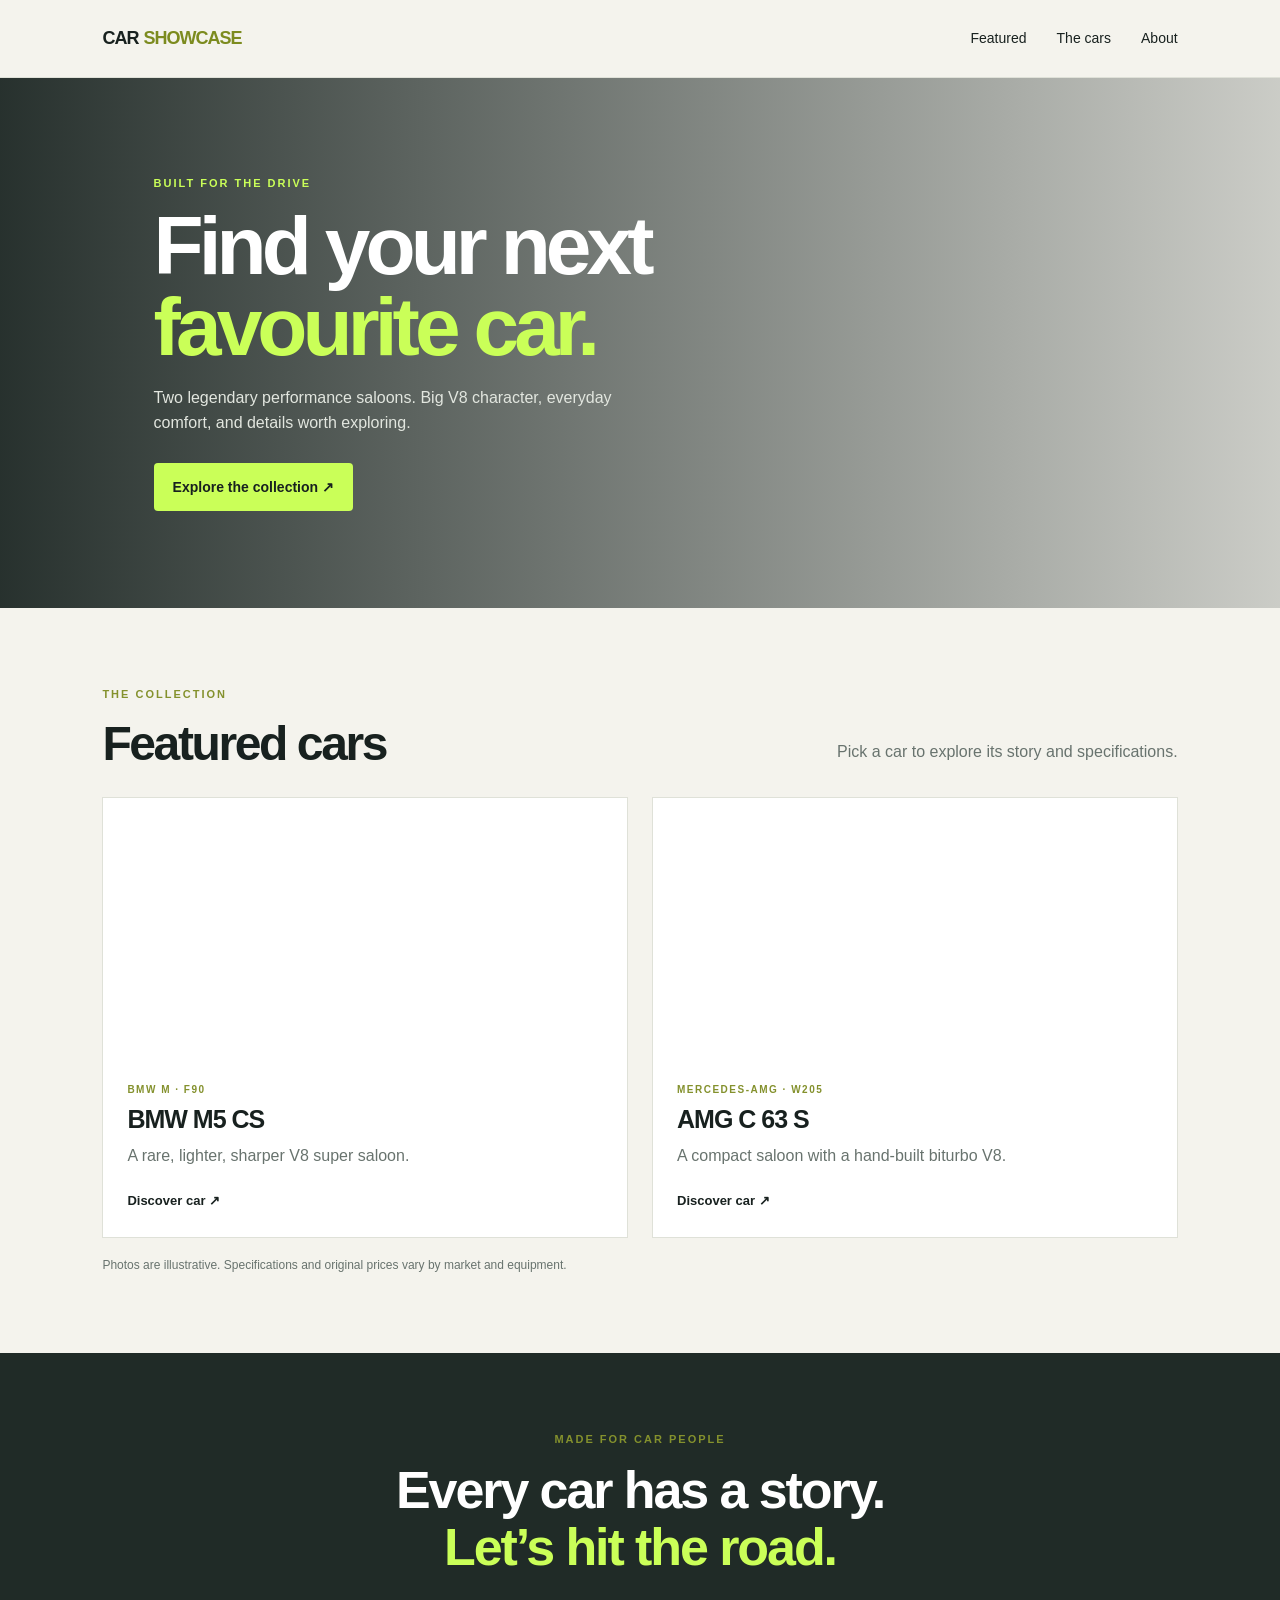
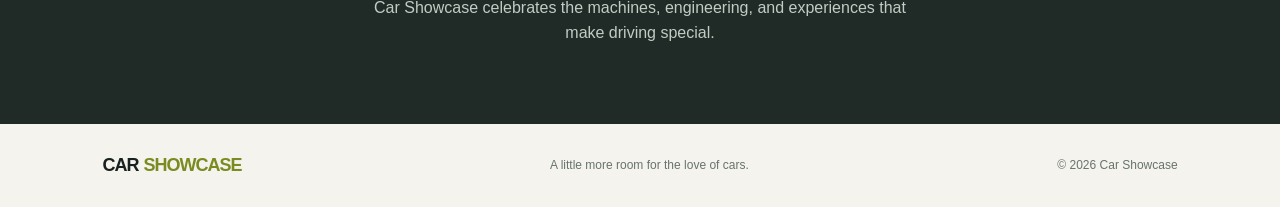
<file: index.html>
<!doctype html>
<html lang="en">
<head>
  <meta charset="utf-8">
  <meta name="viewport" content="width=device-width, initial-scale=1">
  <meta name="description" content="Explore enthusiast cars at Car Showcase.">
  <title>Car Showcase | Find your next favourite</title>
  <link rel="stylesheet" href="style.css">
</head>
<body>
  <header class="site-header">
    <a class="logo" href="index.html">CAR<span>SHOWCASE</span></a>
    <nav aria-label="Main navigation"><a href="#featured">Featured</a><a href="cars.html">The cars</a><a href="#about">About</a></nav>
  </header>
  <main>
    <section class="hero">
      <p class="eyebrow">BUILT FOR THE DRIVE</p>
      <h1>Find your next<br><span>favourite car.</span></h1>
      <p class="hero-copy">Two legendary performance saloons. Big V8 character, everyday comfort, and details worth exploring.</p>
      <a class="button" href="cars.html">Explore the collection <span aria-hidden="true">↗</span></a>
    </section>
    <section class="featured" id="featured">
      <div class="section-heading"><div><p class="eyebrow">THE COLLECTION</p><h2>Featured cars</h2></div><p>Pick a car to explore its story and specifications.</p></div>
      <div class="car-grid">
        <article class="car-card"><a class="car-image image-m5" href="m5-cs.html" aria-label="Explore the BMW M5 CS"></a><div class="car-details"><p class="car-type">BMW M · F90</p><h3>BMW M5 CS</h3><p>A rare, lighter, sharper V8 super saloon.</p><a href="m5-cs.html">Discover car <span aria-hidden="true">↗</span></a></div></article>
        <article class="car-card"><a class="car-image image-amg" href="c63-amg.html" aria-label="Explore the Mercedes-AMG C 63 S"></a><div class="car-details"><p class="car-type">MERCEDES-AMG · W205</p><h3>AMG C 63 S</h3><p>A compact saloon with a hand-built biturbo V8.</p><a href="c63-amg.html">Discover car <span aria-hidden="true">↗</span></a></div></article>
      </div>
      <p class="fine-print">Photos are illustrative. Specifications and original prices vary by market and equipment.</p>
    </section>
    <section class="about" id="about"><p class="eyebrow">MADE FOR CAR PEOPLE</p><h2>Every car has a story.<br><span>Let’s hit the road.</span></h2><p>Car Showcase celebrates the machines, engineering, and experiences that make driving special.</p></section>
  </main>
  <footer><a class="logo" href="index.html">CAR<span>SHOWCASE</span></a><p>A little more room for the love of cars.</p><p>© 2026 Car Showcase</p></footer>
</body>
</html>
</file>
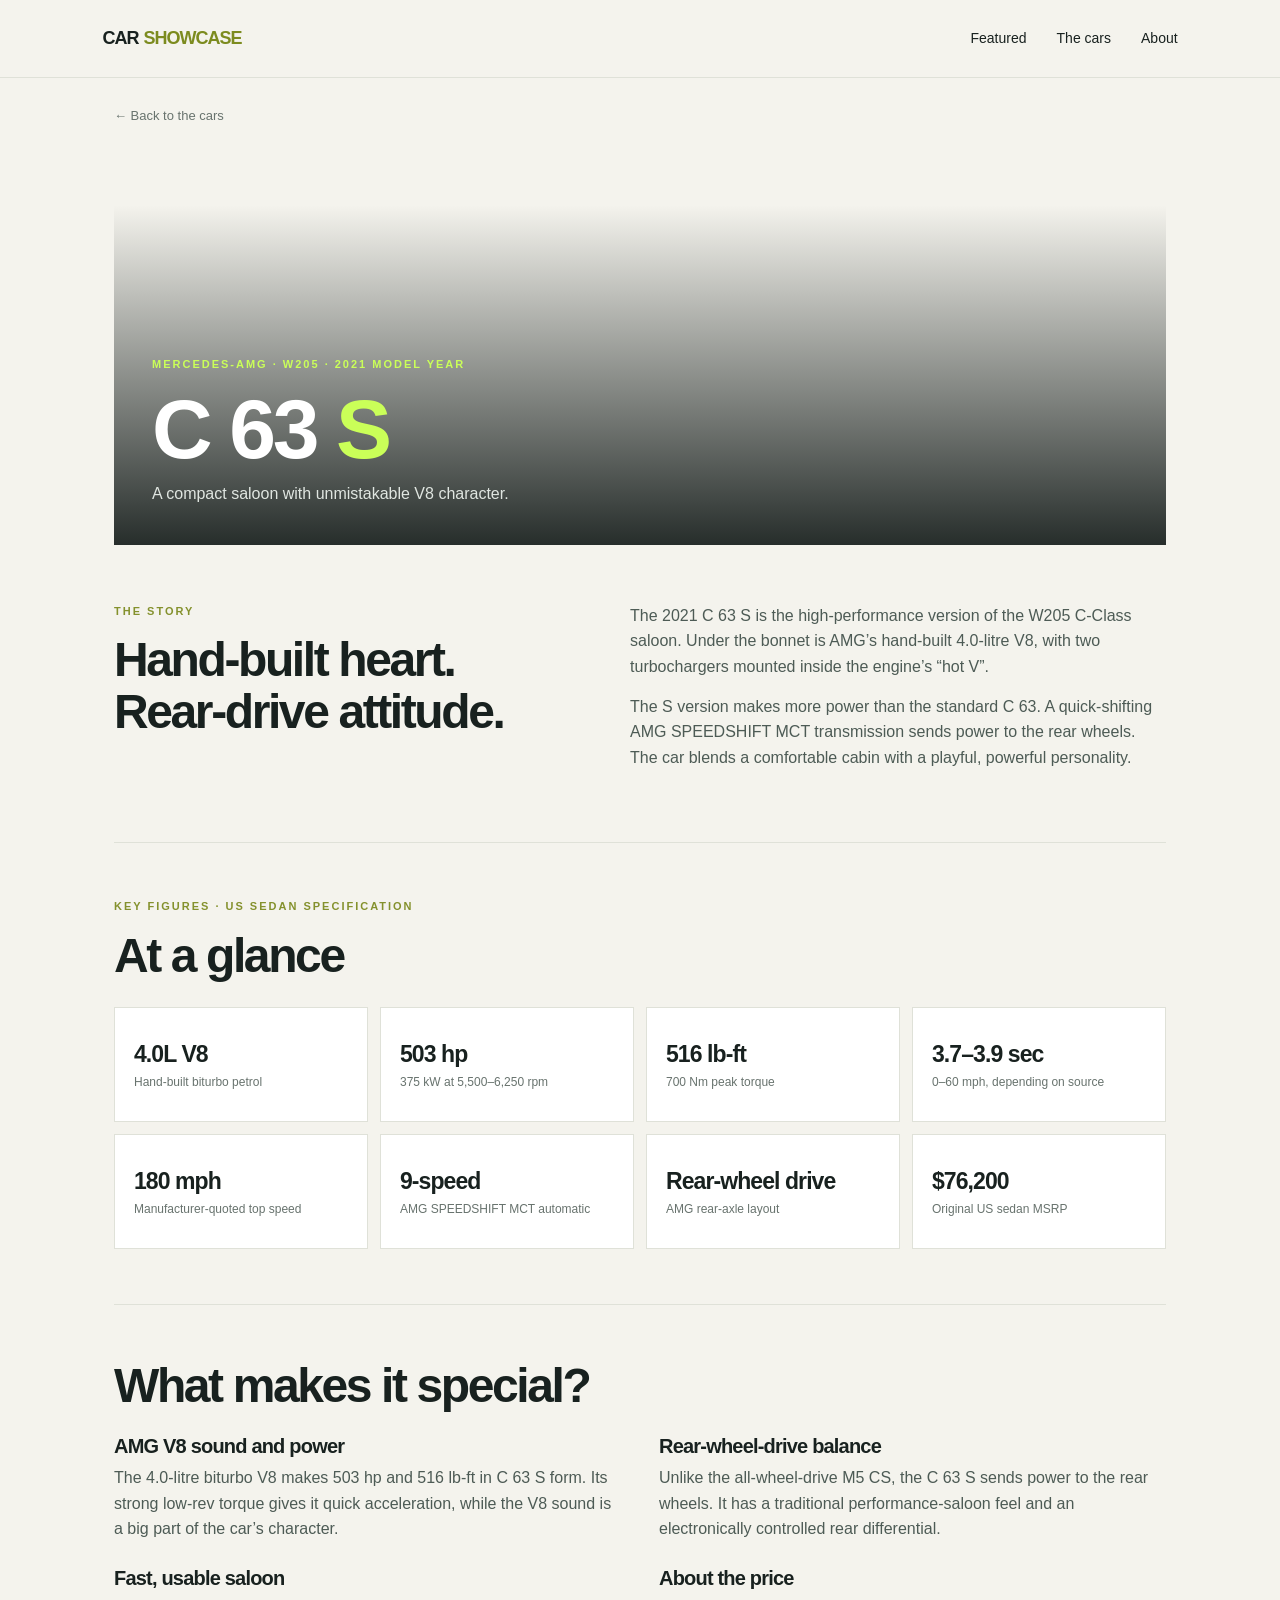
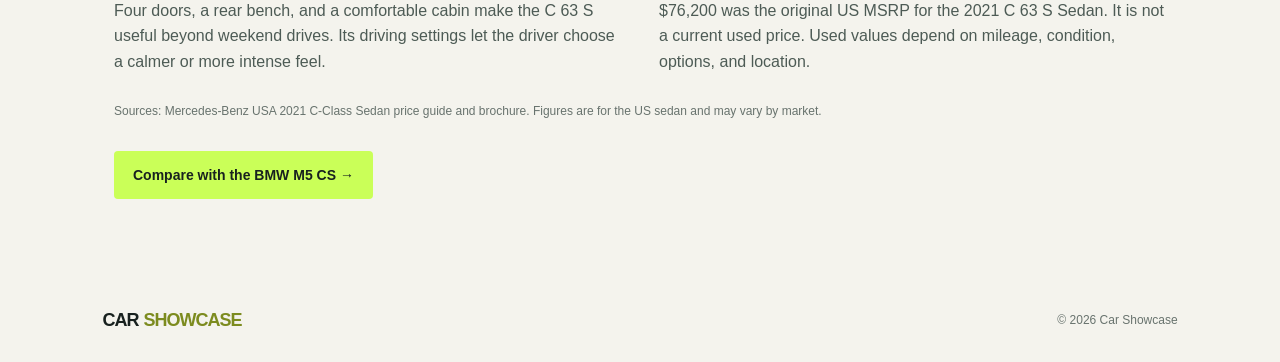
<file: c63-amg.html>
<!DOCTYPE html>
<html lang="en">
<head>
  <meta charset="UTF-8">
  <meta name="viewport" content="width=device-width, initial-scale=1.0">
  <meta name="description" content="Learn about the 2021 Mercedes-AMG C 63 S.">
  <title>2021 Mercedes-AMG C 63 S | Car Showcase</title>
  <link rel="stylesheet" href="style.css">
</head>
<body>
  <header class="site-header">
    <a class="logo" href="index.html">CAR<span>SHOWCASE</span></a>
    <nav>
      <a href="index.html#featured">Featured</a>
      <a href="cars.html">The cars</a>
      <a href="index.html#about">About</a>
    </nav>
  </header>

  <main class="detail-page">
    <a class="back-link" href="cars.html">← Back to the cars</a>

    <section class="detail-hero image-amg">
      <div class="detail-title">
        <p class="eyebrow">MERCEDES-AMG · W205 · 2021 MODEL YEAR</p>
        <h1>C 63 <span>S</span></h1>
        <p>A compact saloon with unmistakable V8 character.</p>
      </div>
    </section>

    <section class="detail-intro">
      <div>
        <p class="eyebrow">THE STORY</p>
        <h2>Hand-built heart.<br>Rear-drive attitude.</h2>
      </div>
      <div>
        <p>
          The 2021 C 63 S is the high-performance version of the W205
          C-Class saloon. Under the bonnet is AMG’s hand-built 4.0-litre
          V8, with two turbochargers mounted inside the engine’s “hot V”.
        </p>
        <p>
          The S version makes more power than the standard C 63. A quick-shifting
          AMG SPEEDSHIFT MCT transmission sends power to the rear wheels. The car
          blends a comfortable cabin with a playful, powerful personality.
        </p>
      </div>
    </section>

    <section class="spec-section">
      <p class="eyebrow">KEY FIGURES · US SEDAN SPECIFICATION</p>
      <h2>At a glance</h2>
      <div class="spec-grid">
        <div class="spec">
          <strong>4.0L V8</strong>
          <span>Hand-built biturbo petrol</span>
        </div>
        <div class="spec">
          <strong>503 hp</strong>
          <span>375 kW at 5,500–6,250 rpm</span>
        </div>
        <div class="spec">
          <strong>516 lb-ft</strong>
          <span>700 Nm peak torque</span>
        </div>
        <div class="spec">
          <strong>3.7–3.9 sec</strong>
          <span>0–60 mph, depending on source</span>
        </div>
        <div class="spec">
          <strong>180 mph</strong>
          <span>Manufacturer-quoted top speed</span>
        </div>
        <div class="spec">
          <strong>9-speed</strong>
          <span>AMG SPEEDSHIFT MCT automatic</span>
        </div>
        <div class="spec">
          <strong>Rear-wheel drive</strong>
          <span>AMG rear-axle layout</span>
        </div>
        <div class="spec">
          <strong>$76,200</strong>
          <span>Original US sedan MSRP</span>
        </div>
      </div>
    </section>

    <section class="detail-copy">
      <h2>What makes it special?</h2>
      <div class="copy-grid">
        <article>
          <h3>AMG V8 sound and power</h3>
          <p>
            The 4.0-litre biturbo V8 makes 503 hp and 516 lb-ft in C 63 S form.
            Its strong low-rev torque gives it quick acceleration, while the
            V8 sound is a big part of the car’s character.
          </p>
        </article>
        <article>
          <h3>Rear-wheel-drive balance</h3>
          <p>
            Unlike the all-wheel-drive M5 CS, the C 63 S sends power to the
            rear wheels. It has a traditional performance-saloon feel and an
            electronically controlled rear differential.
          </p>
        </article>
        <article>
          <h3>Fast, usable saloon</h3>
          <p>
            Four doors, a rear bench, and a comfortable cabin make the C 63 S
            useful beyond weekend drives. Its driving settings let the driver
            choose a calmer or more intense feel.
          </p>
        </article>
        <article>
          <h3>About the price</h3>
          <p>
            $76,200 was the original US MSRP for the 2021 C 63 S Sedan.
            It is not a current used price. Used values depend on mileage,
            condition, options, and location.
          </p>
        </article>
      </div>
    </section>

    <p class="source-note">
      Sources: Mercedes-Benz USA 2021 C-Class Sedan price guide and brochure.
      Figures are for the US sedan and may vary by market.
    </p>

    <a class="button" href="m5-cs.html">
      Compare with the BMW M5 CS →
    </a>
  </main>

  <footer>
    <a class="logo" href="index.html">CAR<span>SHOWCASE</span></a>
    <p>© 2026 Car Showcase</p>
  </footer>
</body>
</html>
</file>
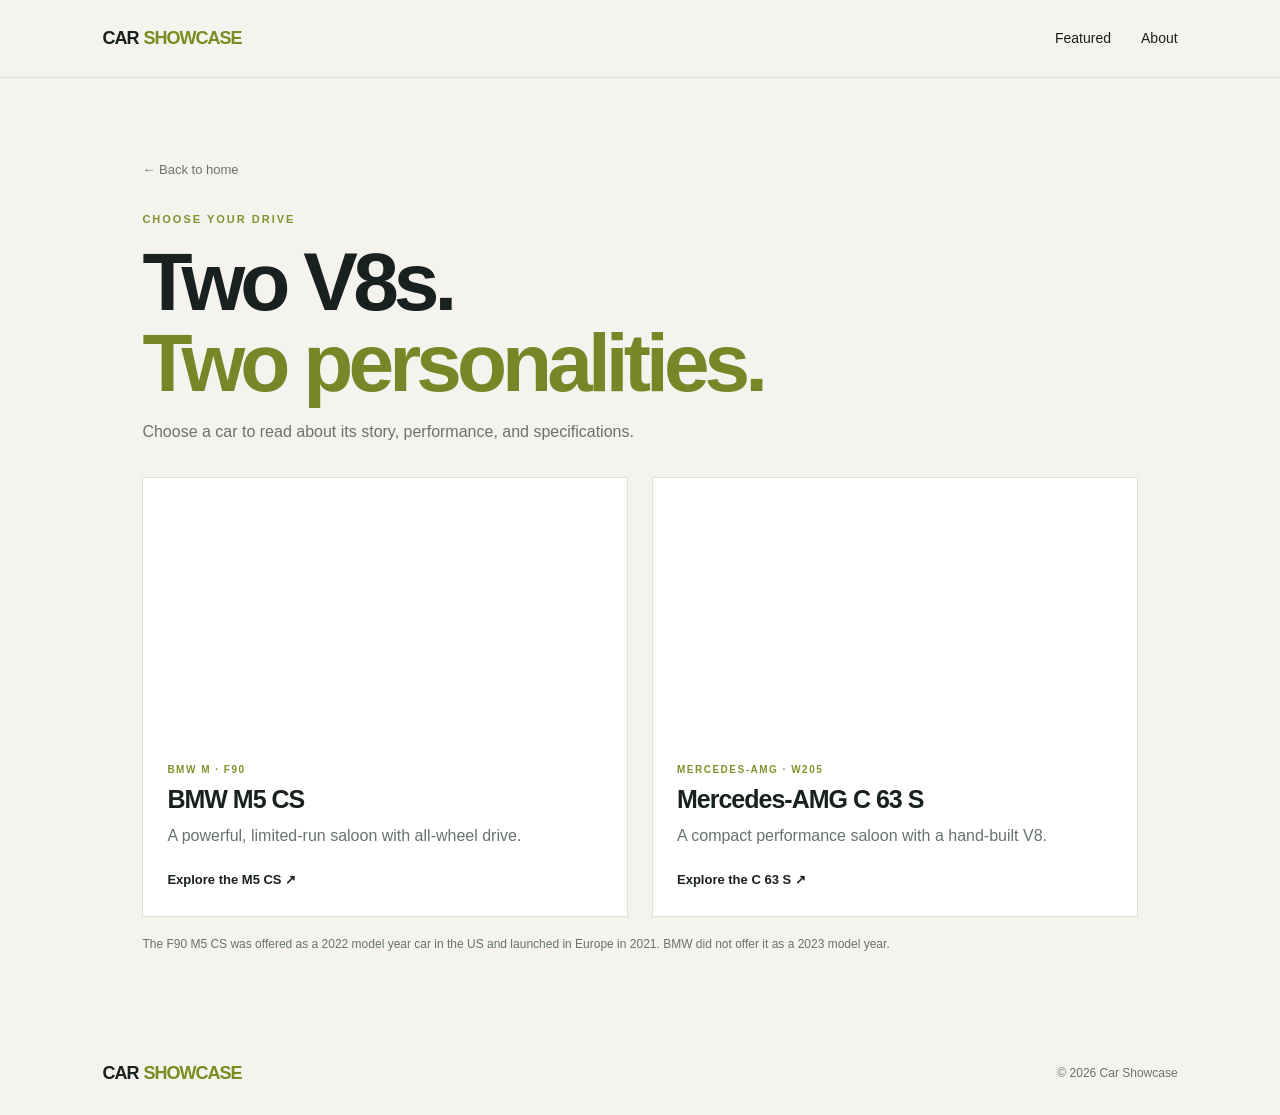
<file: cars.html>
<!DOCTYPE html>
<html lang="en">
<head>
  <meta charset="UTF-8">
  <meta name="viewport" content="width=device-width, initial-scale=1.0">
  <title>Choose a Car | Car Showcase</title>
  <link rel="stylesheet" href="style.css">
</head>
<body>
  <header class="site-header">
    <a class="logo" href="index.html">CAR<span>SHOWCASE</span></a>
    <nav>
      <a href="index.html#featured">Featured</a>
      <a href="index.html#about">About</a>
    </nav>
  </header>

  <main class="listing-page">
    <a class="back-link" href="index.html">← Back to home</a>
    <p class="eyebrow">CHOOSE YOUR DRIVE</p>
    <h1 class="page-title">Two V8s.<br><span>Two personalities.</span></h1>
    <p class="lead">
      Choose a car to read about its story, performance, and specifications.
    </p>

    <div class="car-grid">
      <article class="car-card">
        <a
          class="car-image image-m5"
          href="m5-cs.html"
          aria-label="Read about the BMW M5 CS">
        </a>
        <div class="car-details">
          <p class="car-type">BMW M · F90</p>
          <h2>BMW M5 CS</h2>
          <p>A powerful, limited-run saloon with all-wheel drive.</p>
          <a href="m5-cs.html">Explore the M5 CS <span>↗</span></a>
        </div>
      </article>

      <article class="car-card">
        <a
          class="car-image image-amg"
          href="c63-amg.html"
          aria-label="Read about the Mercedes-AMG C 63 S">
        </a>
        <div class="car-details">
          <p class="car-type">MERCEDES-AMG · W205</p>
          <h2>Mercedes-AMG C 63 S</h2>
          <p>A compact performance saloon with a hand-built V8.</p>
          <a href="c63-amg.html">Explore the C 63 S <span>↗</span></a>
        </div>
      </article>
    </div>

    <p class="fine-print">
      The F90 M5 CS was offered as a 2022 model year car in the US and launched
      in Europe in 2021. BMW did not offer it as a 2023 model year.
    </p>
  </main>

  <footer>
    <a class="logo" href="index.html">CAR<span>SHOWCASE</span></a>
    <p>© 2026 Car Showcase</p>
  </footer>
</body>
</html>
</file>
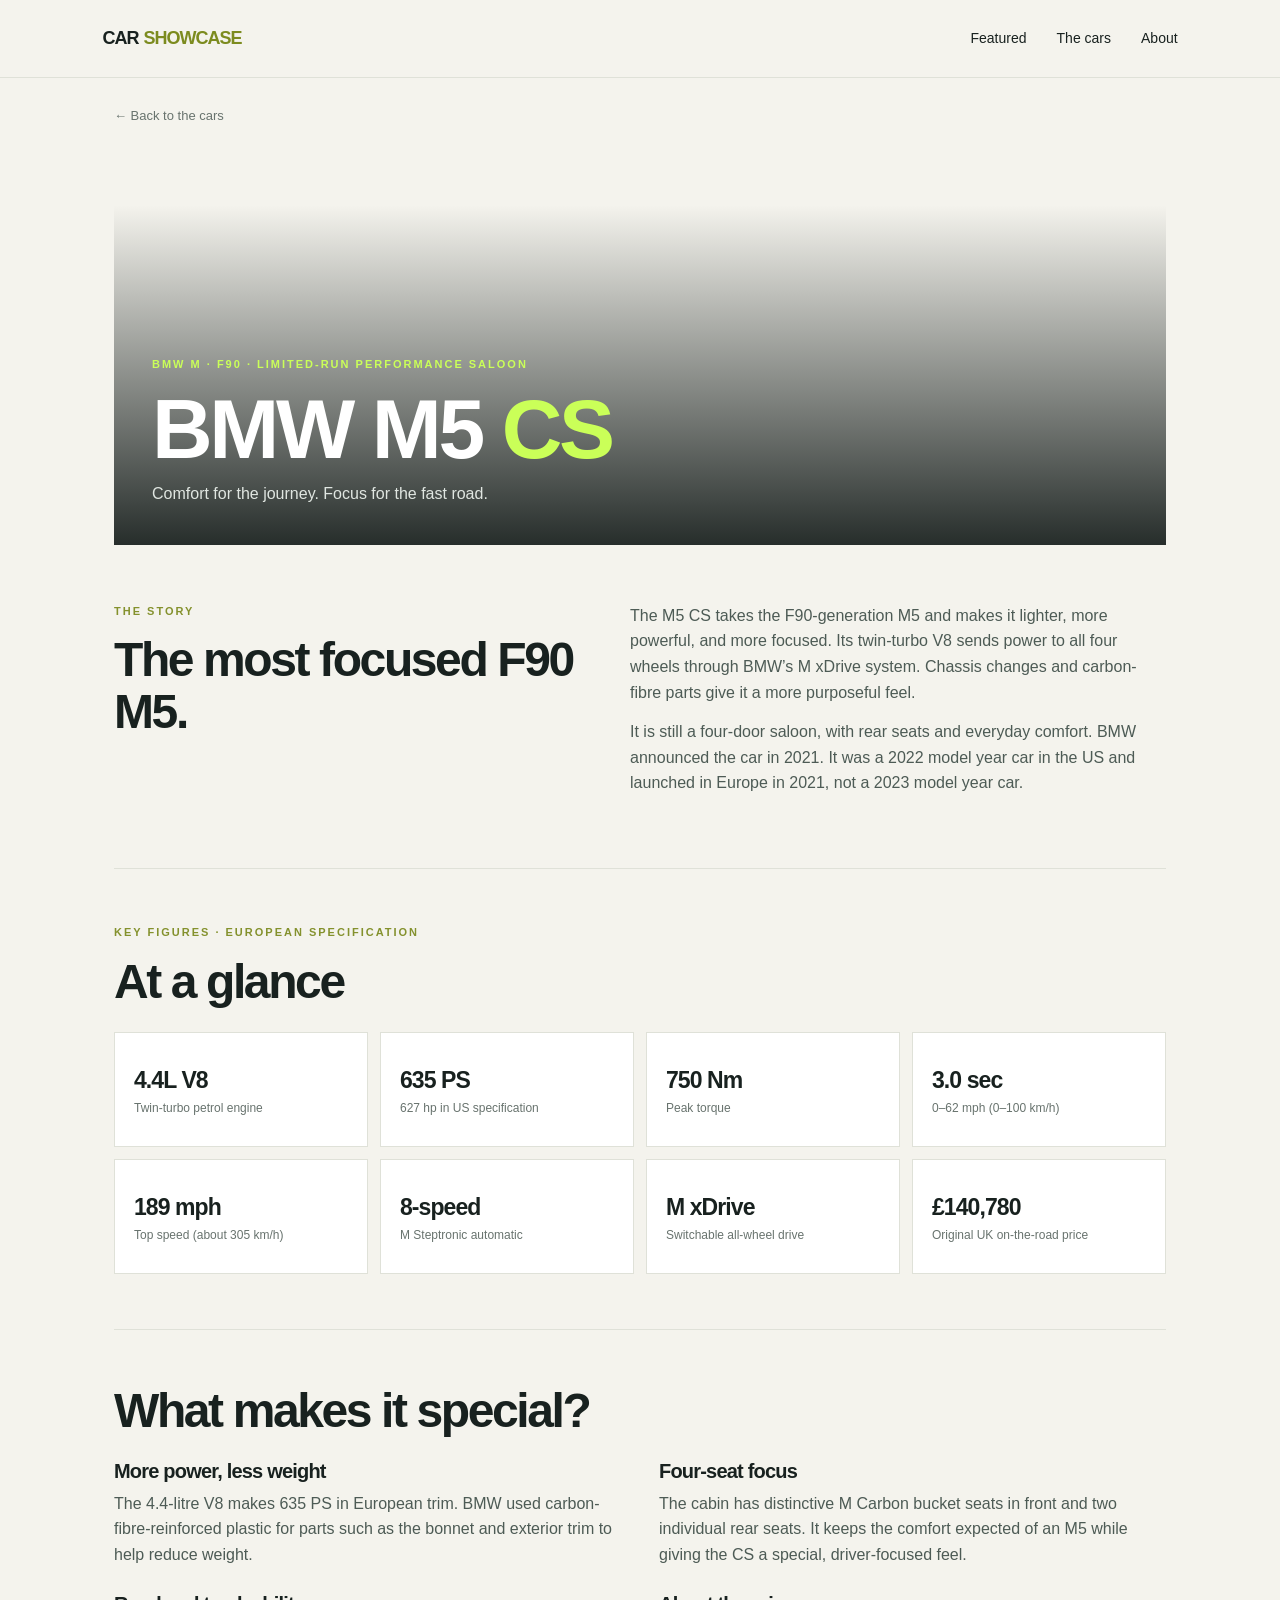
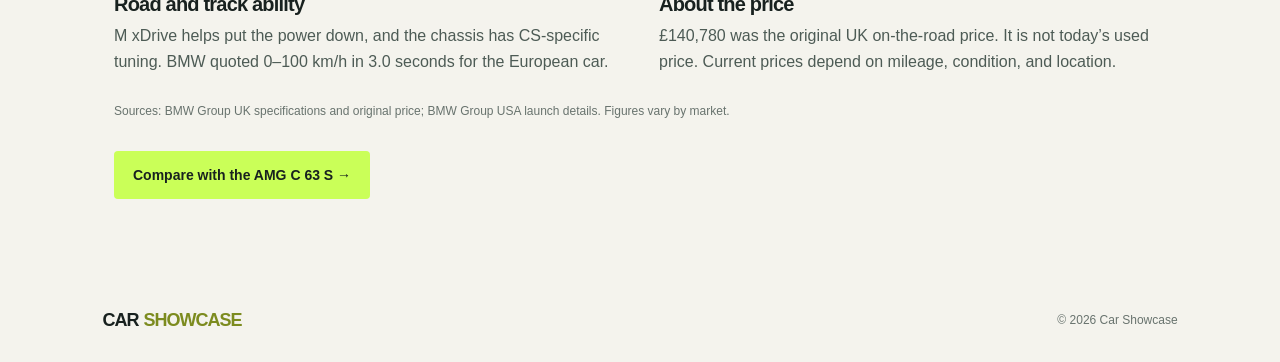
<file: m5-cs.html>
<!DOCTYPE html>
<html lang="en">
<head>
  <meta charset="UTF-8">
  <meta name="viewport" content="width=device-width, initial-scale=1.0">
  <meta name="description" content="Learn about the BMW M5 CS F90.">
  <title>BMW M5 CS | Car Showcase</title>
  <link rel="stylesheet" href="style.css">
</head>
<body>
  <header class="site-header">
    <a class="logo" href="index.html">CAR<span>SHOWCASE</span></a>
    <nav>
      <a href="index.html#featured">Featured</a>
      <a href="cars.html">The cars</a>
      <a href="index.html#about">About</a>
    </nav>
  </header>

  <main class="detail-page">
    <a class="back-link" href="cars.html">← Back to the cars</a>

    <section class="detail-hero image-m5">
      <div class="detail-title">
        <p class="eyebrow">BMW M · F90 · LIMITED-RUN PERFORMANCE SALOON</p>
        <h1>BMW M5 <span>CS</span></h1>
        <p>Comfort for the journey. Focus for the fast road.</p>
      </div>
    </section>

    <section class="detail-intro">
      <div>
        <p class="eyebrow">THE STORY</p>
        <h2>The most focused F90 M5.</h2>
      </div>
      <div>
        <p>
          The M5 CS takes the F90-generation M5 and makes it lighter,
          more powerful, and more focused. Its twin-turbo V8 sends power
          to all four wheels through BMW’s M xDrive system. Chassis changes
          and carbon-fibre parts give it a more purposeful feel.
        </p>
        <p>
          It is still a four-door saloon, with rear seats and everyday comfort.
          BMW announced the car in 2021. It was a 2022 model year car in the
          US and launched in Europe in 2021, not a 2023 model year car.
        </p>
      </div>
    </section>

    <section class="spec-section">
      <p class="eyebrow">KEY FIGURES · EUROPEAN SPECIFICATION</p>
      <h2>At a glance</h2>
      <div class="spec-grid">
        <div class="spec">
          <strong>4.4L V8</strong>
          <span>Twin-turbo petrol engine</span>
        </div>
        <div class="spec">
          <strong>635 PS</strong>
          <span>627 hp in US specification</span>
        </div>
        <div class="spec">
          <strong>750 Nm</strong>
          <span>Peak torque</span>
        </div>
        <div class="spec">
          <strong>3.0 sec</strong>
          <span>0–62 mph (0–100 km/h)</span>
        </div>
        <div class="spec">
          <strong>189 mph</strong>
          <span>Top speed (about 305 km/h)</span>
        </div>
        <div class="spec">
          <strong>8-speed</strong>
          <span>M Steptronic automatic</span>
        </div>
        <div class="spec">
          <strong>M xDrive</strong>
          <span>Switchable all-wheel drive</span>
        </div>
        <div class="spec">
          <strong>£140,780</strong>
          <span>Original UK on-the-road price</span>
        </div>
      </div>
    </section>

    <section class="detail-copy">
      <h2>What makes it special?</h2>
      <div class="copy-grid">
        <article>
          <h3>More power, less weight</h3>
          <p>
            The 4.4-litre V8 makes 635 PS in European trim. BMW used
            carbon-fibre-reinforced plastic for parts such as the bonnet
            and exterior trim to help reduce weight.
          </p>
        </article>
        <article>
          <h3>Four-seat focus</h3>
          <p>
            The cabin has distinctive M Carbon bucket seats in front and
            two individual rear seats. It keeps the comfort expected of an
            M5 while giving the CS a special, driver-focused feel.
          </p>
        </article>
        <article>
          <h3>Road and track ability</h3>
          <p>
            M xDrive helps put the power down, and the chassis has CS-specific
            tuning. BMW quoted 0–100 km/h in 3.0 seconds for the European car.
          </p>
        </article>
        <article>
          <h3>About the price</h3>
          <p>
            £140,780 was the original UK on-the-road price. It is not today’s
            used price. Current prices depend on mileage, condition, and location.
          </p>
        </article>
      </div>
    </section>

    <p class="source-note">
      Sources: BMW Group UK specifications and original price;
      BMW Group USA launch details. Figures vary by market.
    </p>

    <a class="button" href="c63-amg.html">
      Compare with the AMG C 63 S →
    </a>
  </main>

  <footer>
    <a class="logo" href="index.html">CAR<span>SHOWCASE</span></a>
    <p>© 2026 Car Showcase</p>
  </footer>
</body>
</html>
</file>
<file: style.css>
:root {
  --ink: #18211f;
  --muted: #68736e;
  --paper: #f4f3ed;
  --green: #caff58;
  --line: #dfe1d8;
  --dark: #202b27;
}

* {
  box-sizing: border-box;
}

html {
  scroll-behavior: smooth;
}

body {
  margin: 0;
  color: var(--ink);
  background: var(--paper);
  font-family: Arial, sans-serif;
  line-height: 1.6;
}

h1,
h2,
h3 {
  font-family: Arial, sans-serif;
  line-height: 1.08;
  letter-spacing: -0.04em;
}

a {
  color: inherit;
}

.site-header {
  min-height: 78px;
  padding: 0 8%;
  display: flex;
  align-items: center;
  justify-content: space-between;
  border-bottom: 1px solid var(--line);
}

.logo {
  color: var(--ink);
  font-family: Arial, sans-serif;
  font-size: 18px;
  font-weight: 700;
  letter-spacing: -1px;
  text-decoration: none;
}

.logo span {
  margin-left: 5px;
  color: #7c8b1f;
}

nav {
  display: flex;
  gap: 30px;
}

nav a {
  font-size: 14px;
  text-decoration: none;
}

nav a:hover,
.car-details a:hover,
.back-link:hover {
  color: #718323;
}

.hero {
  min-height: 530px;
  padding: 85px 12%;
  display: flex;
  flex-direction: column;
  align-items: flex-start;
  justify-content: center;
  color: white;
  background-image:
    linear-gradient(
      90deg,
      rgba(17, 28, 25, 0.9),
      rgba(17, 28, 25, 0.18)
    ),
    url(
      "https://images.unsplash.com/photo-1503376780353-7e6692767b70?auto=format&w=1200"
    );
  background-position: center;
  background-size: cover;
}

.eyebrow {
  margin: 0 0 14px;
  color: #84912d;
  font-size: 11px;
  font-weight: 700;
  letter-spacing: 2px;
}

.hero .eyebrow,
.detail-title .eyebrow {
  color: var(--green);
}

.hero h1,
.page-title {
  margin: 0 0 18px;
  font-size: clamp(48px, 7vw, 82px);
  line-height: 0.98;
  letter-spacing: -0.06em;
}

.hero h1 span,
.about h2 span,
.detail-title h1 span {
  color: var(--green);
}

.hero-copy {
  max-width: 500px;
  margin: 0 0 27px;
  color: #e2e6df;
}

.button {
  display: inline-block;
  padding: 13px 19px;
  border-radius: 4px;
  color: var(--ink);
  background: var(--green);
  font-size: 14px;
  font-weight: 700;
  text-decoration: none;
}

.button:hover {
  background: white;
}

.featured,
.listing-page {
  padding: 78px 8%;
}

.section-heading {
  margin-bottom: 28px;
  display: flex;
  align-items: flex-end;
  justify-content: space-between;
  gap: 20px;
}

.section-heading h2,
.detail-intro h2,
.spec-section h2,
.detail-copy h2 {
  margin: 0;
  font-size: clamp(34px, 5vw, 48px);
  letter-spacing: -0.05em;
}

.section-heading > p {
  margin: 0 0 5px;
  color: var(--muted);
}

.car-grid {
  display: grid;
  grid-template-columns: repeat(2, minmax(0, 1fr));
  gap: 24px;
}

.car-card {
  overflow: hidden;
  border: 1px solid var(--line);
  background: white;
}

.car-image {
  display: block;
  height: 260px;
  background-position: center;
  background-size: cover;
}

.image-m5 {
  background-image:
    url(
      "https://images.unsplash.com/photo-1555215695-3004980ad54e?auto=format&w=1000"
    );
}

.image-amg {
  background-image:
    url(
      "https://images.unsplash.com/photo-1618843479313-40f8afb4b4d8?auto=format&w=1000"
    );
}

.car-details {
  padding: 24px;
}

.car-type {
  margin: 0 0 8px;
  color: #84912d;
  font-size: 10px;
  font-weight: 700;
  letter-spacing: 1.5px;
}

.car-details h2,
.car-details h3 {
  margin: 0 0 10px;
  font-size: 25px;
}

.car-details > p:not(.car-type) {
  margin: 0 0 18px;
  color: var(--muted);
}

.car-details > a:not(.car-image) {
  font-size: 13px;
  font-weight: 700;
  text-decoration: none;
}

.fine-print,
.source-note {
  margin: 18px 0 0;
  color: var(--muted);
  font-size: 12px;
}

.about {
  padding: 78px 12%;
  color: white;
  background: var(--dark);
  text-align: center;
}

.about h2 {
  margin: 0;
  font-size: clamp(34px, 5vw, 52px);
}

.about > p:last-child {
  max-width: 540px;
  margin: 20px auto 0;
  color: #c2cbc4;
}

footer {
  padding: 27px 8%;
  display: flex;
  align-items: center;
  justify-content: space-between;
  gap: 18px;
}

footer p {
  margin: 0;
  color: var(--muted);
  font-size: 12px;
}

.listing-page {
  max-width: 1200px;
  min-height: 75vh;
  margin: 0 auto;
}

.back-link {
  display: inline-block;
  margin-bottom: 30px;
  color: var(--muted);
  font-size: 13px;
  text-decoration: none;
}

.page-title {
  margin: 8px 0 15px;
}

.page-title span {
  color: #788627;
}

.listing-page .lead {
  max-width: 520px;
  color: var(--muted);
}

.listing-page .car-grid {
  margin-top: 32px;
}

.detail-page {
  max-width: 1180px;
  margin: 0 auto;
  padding: 24px 5% 80px;
}

.detail-page > .back-link {
  margin: 0 0 18px;
}

.detail-hero {
  min-height: 400px;
  padding: 38px;
  display: flex;
  align-items: flex-end;
  position: relative;
  background-position: center 55%;
  background-size: cover;
}

.detail-hero::before {
  content: "";
  position: absolute;
  inset: 0;
  background:
    linear-gradient(
      0deg,
      rgba(10, 18, 16, 0.88),
      transparent 85%
    );
}

.detail-title {
  position: relative;
  color: white;
}

.detail-title h1 {
  margin: 0 0 10px;
  font-size: clamp(50px, 8vw, 84px);
  line-height: 1;
}

.detail-title > p:last-child {
  margin: 0;
  color: #e0e6e1;
}

.detail-intro {
  padding: 58px 0;
  display: grid;
  grid-template-columns: 1fr 1.15fr;
  gap: 50px;
  border-bottom: 1px solid var(--line);
}

.detail-intro > div:last-child p {
  margin: 0 0 14px;
  color: #4d5b55;
}

.spec-section {
  padding: 55px 0;
  border-bottom: 1px solid var(--line);
}

.spec-section h2 {
  margin-bottom: 25px;
}

.spec-grid {
  display: grid;
  grid-template-columns: repeat(4, 1fr);
  gap: 12px;
}

.spec {
  min-height: 115px;
  padding: 19px;
  display: flex;
  flex-direction: column;
  justify-content: center;
  border: 1px solid var(--line);
  background: white;
}

.spec strong {
  font-family: Arial, sans-serif;
  font-size: 23px;
  letter-spacing: -0.04em;
}

.spec span {
  color: var(--muted);
  font-size: 12px;
}

.detail-copy {
  padding: 55px 0 28px;
}

.detail-copy h2 {
  margin-bottom: 24px;
}

.copy-grid {
  display: grid;
  grid-template-columns: repeat(2, 1fr);
  gap: 26px 38px;
}

.copy-grid h3 {
  margin: 0 0 8px;
  font-size: 20px;
}

.copy-grid p {
  margin: 0;
  color: #4d5b55;
}

.source-note {
  margin: 0 0 25px;
}

.source-note a {
  color: #536713;
}

.detail-page > .button {
  margin-top: 4px;
}

@media (max-width: 720px) {
  .site-header {
    padding: 18px 6%;
    align-items: flex-start;
    flex-direction: column;
    gap: 15px;
  }

  nav {
    gap: 20px;
  }

  .hero {
    min-height: 470px;
    padding: 70px 8%;
  }

  .featured,
  .listing-page {
    padding: 58px 6%;
  }

  .section-heading {
    align-items: flex-start;
    flex-direction: column;
  }

  .car-grid,
  .detail-intro,
  .copy-grid {
    grid-template-columns: 1fr;
  }

  .car-image {
    height: 220px;
  }

  .detail-page {
    padding: 18px 5% 55px;
  }

  .detail-hero {
    min-height: 330px;
    padding: 24px;
  }

  .detail-intro {
    padding: 40px 0;
    gap: 18px;
  }

  .spec-section,
  .detail-copy {
    padding: 40px 0;
  }

  .spec-grid {
    grid-template-columns: repeat(2, 1fr);
  }

  footer {
    padding: 25px 6%;
    align-items: flex-start;
    flex-direction: column;
  }
}
</file>
